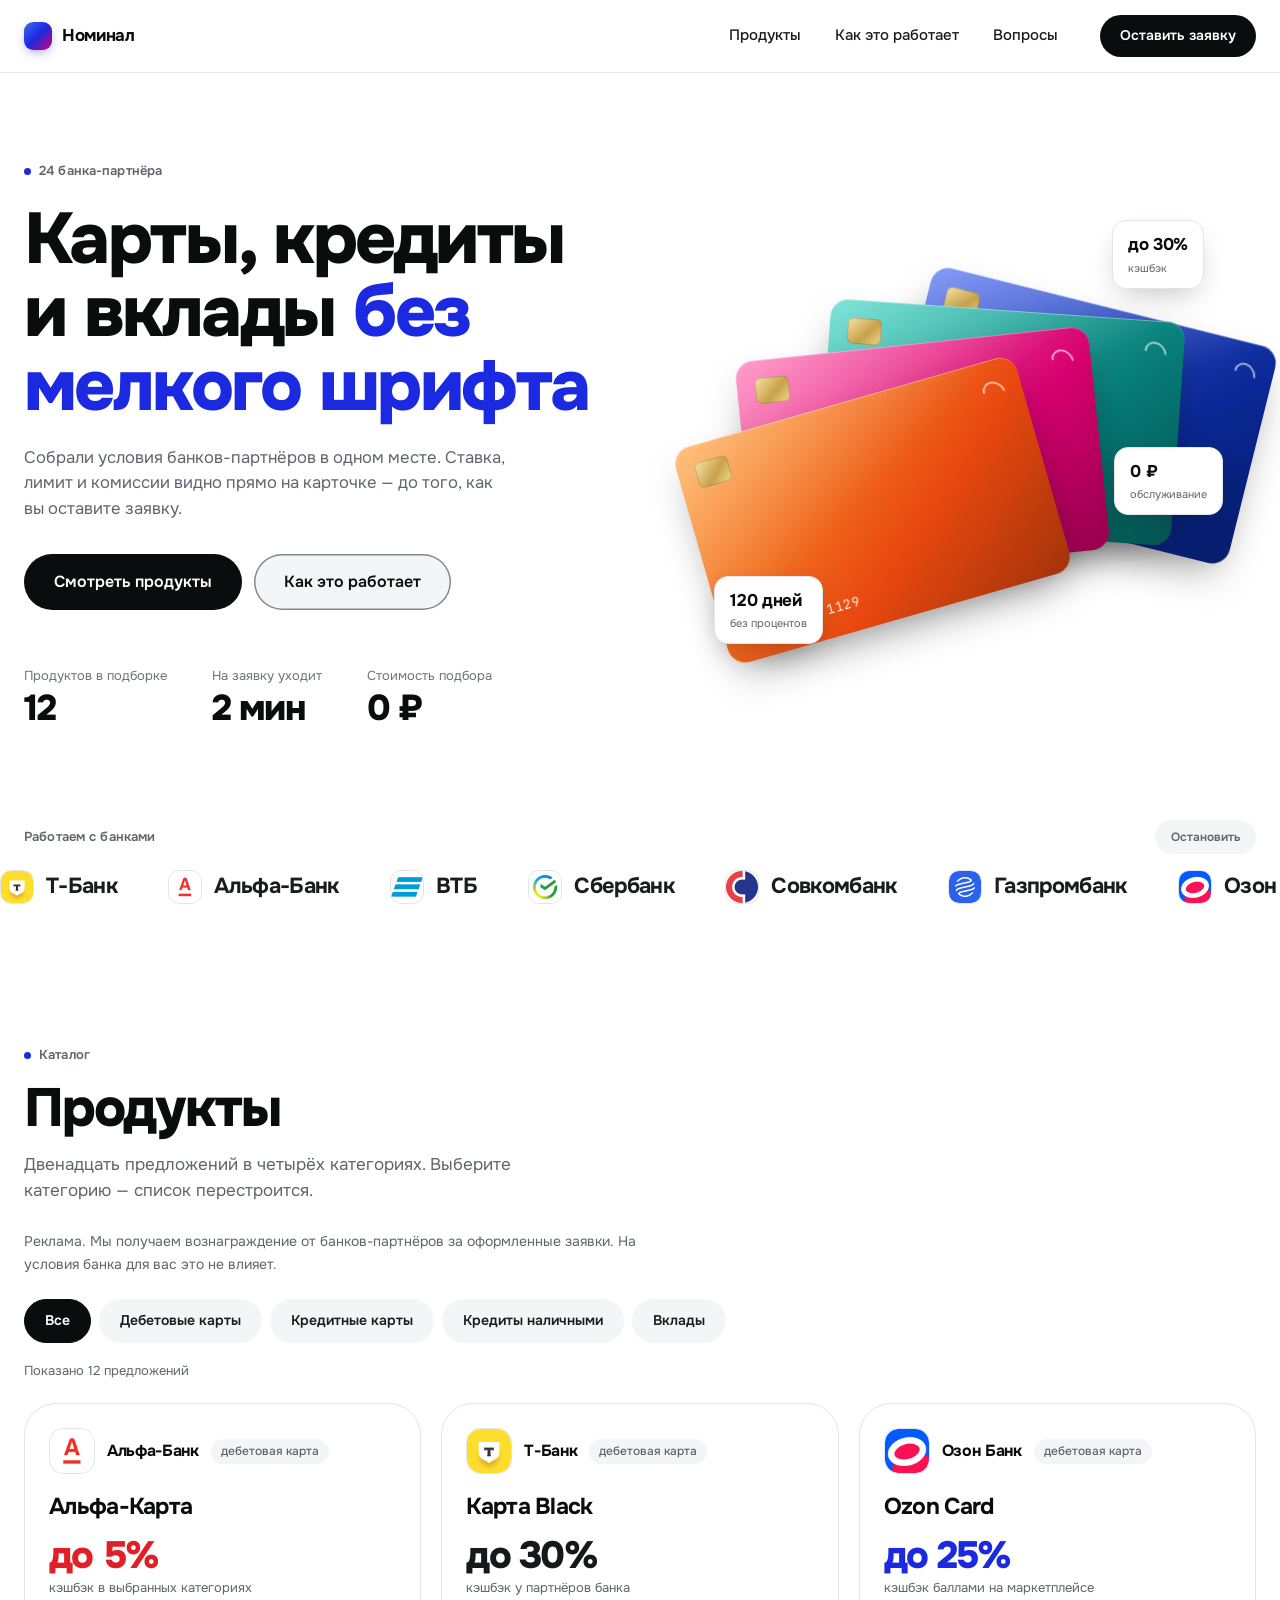
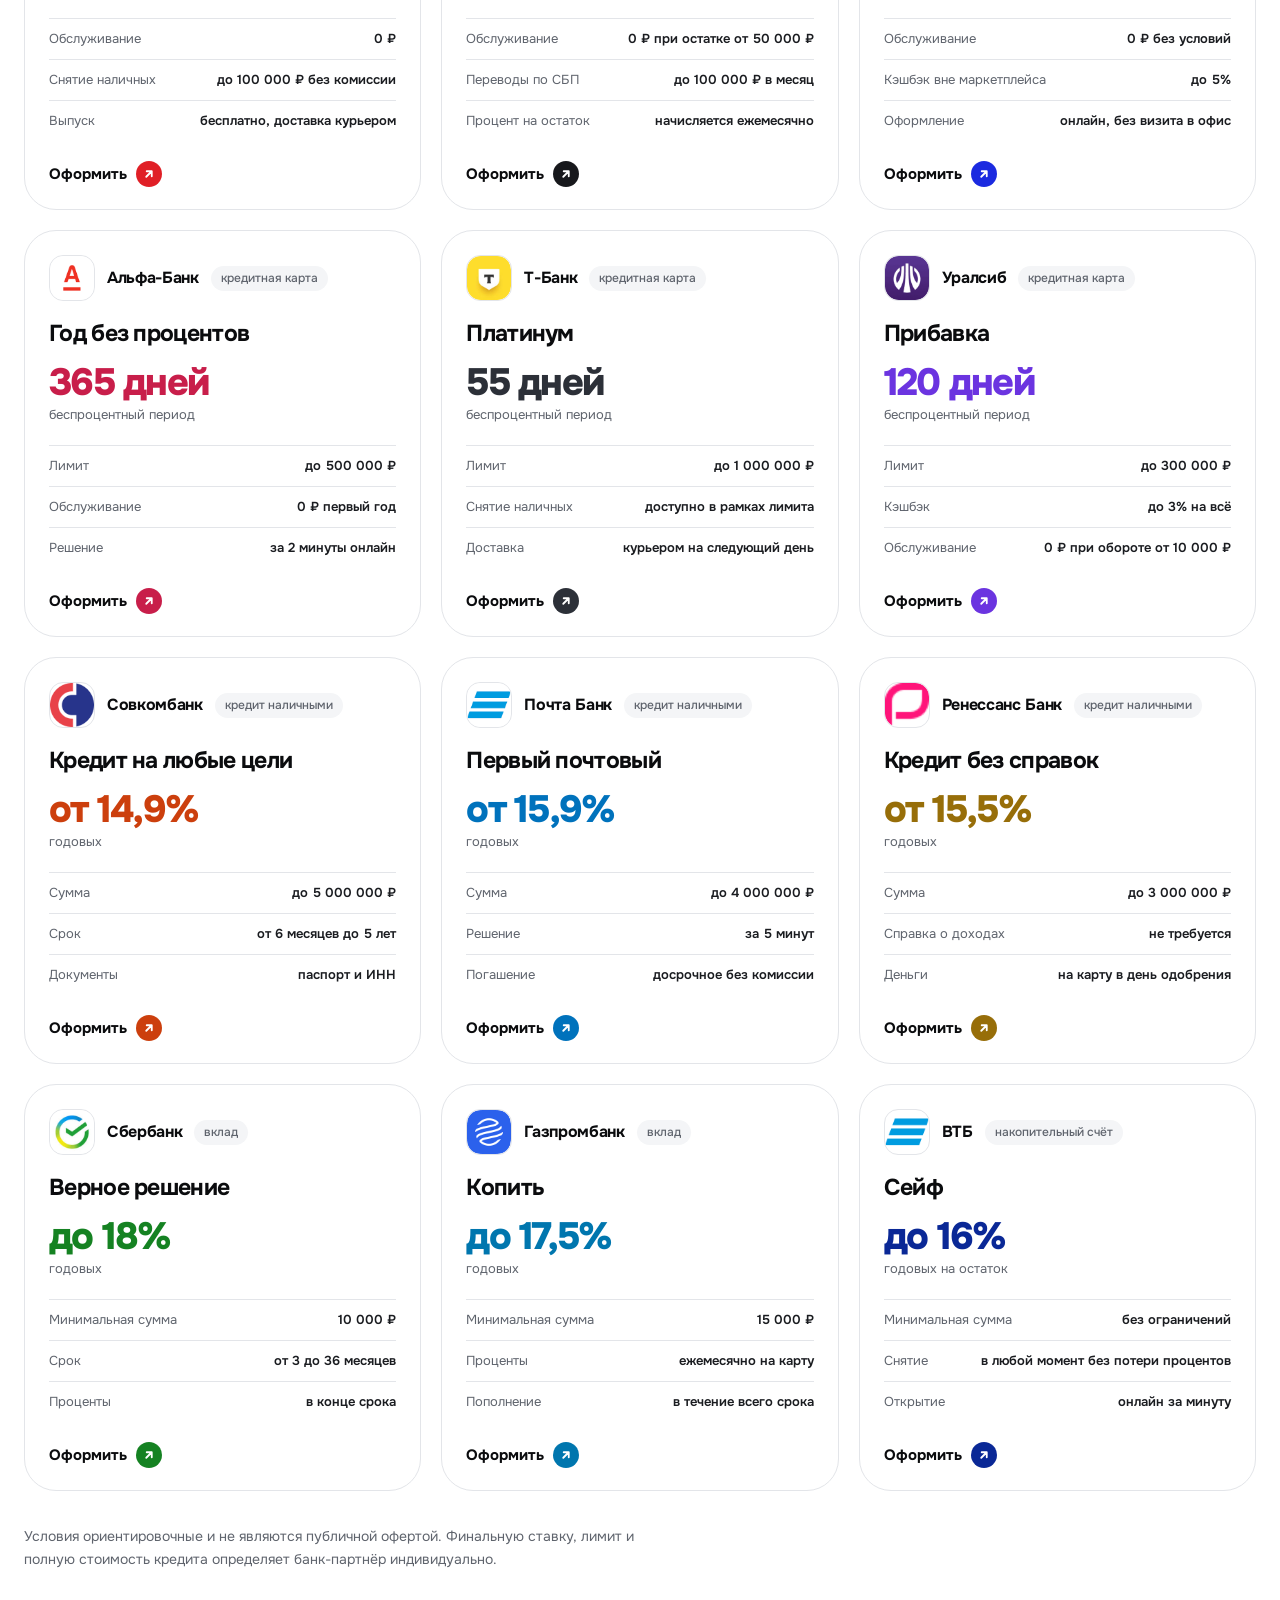
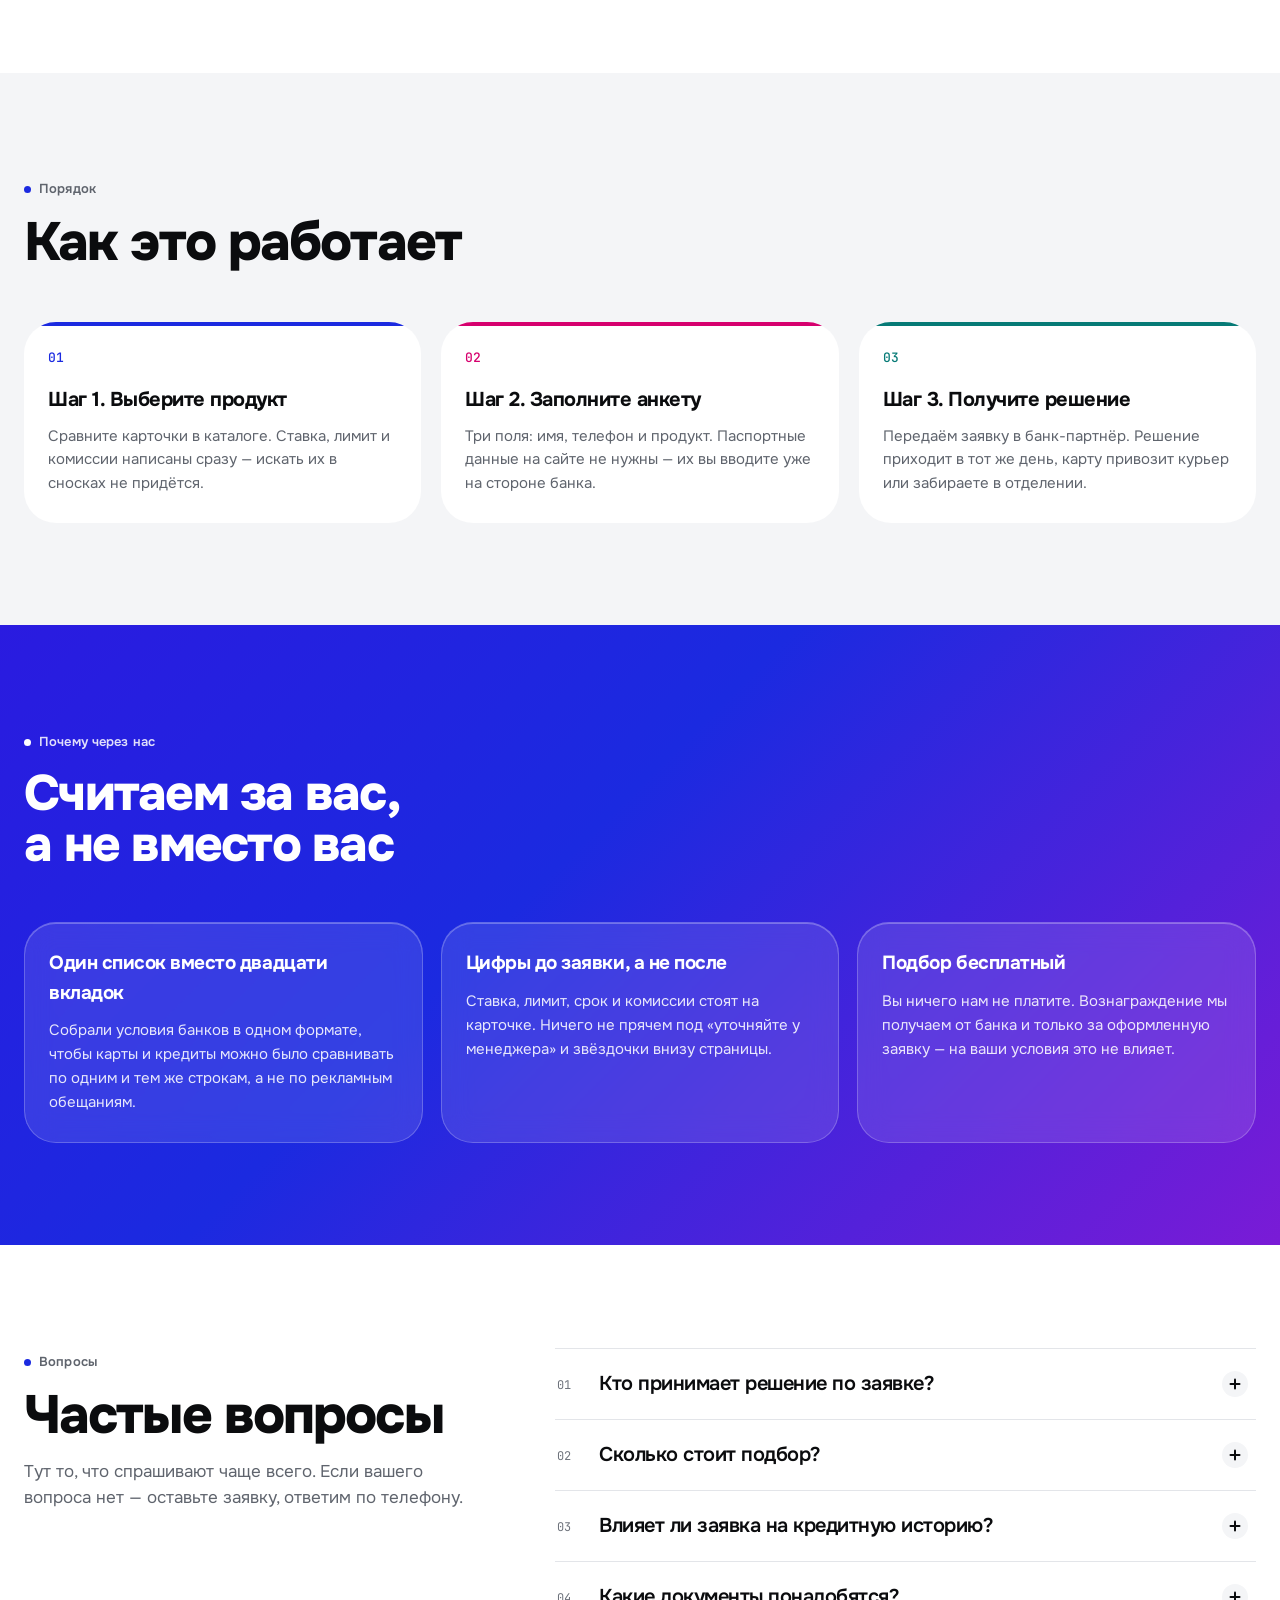
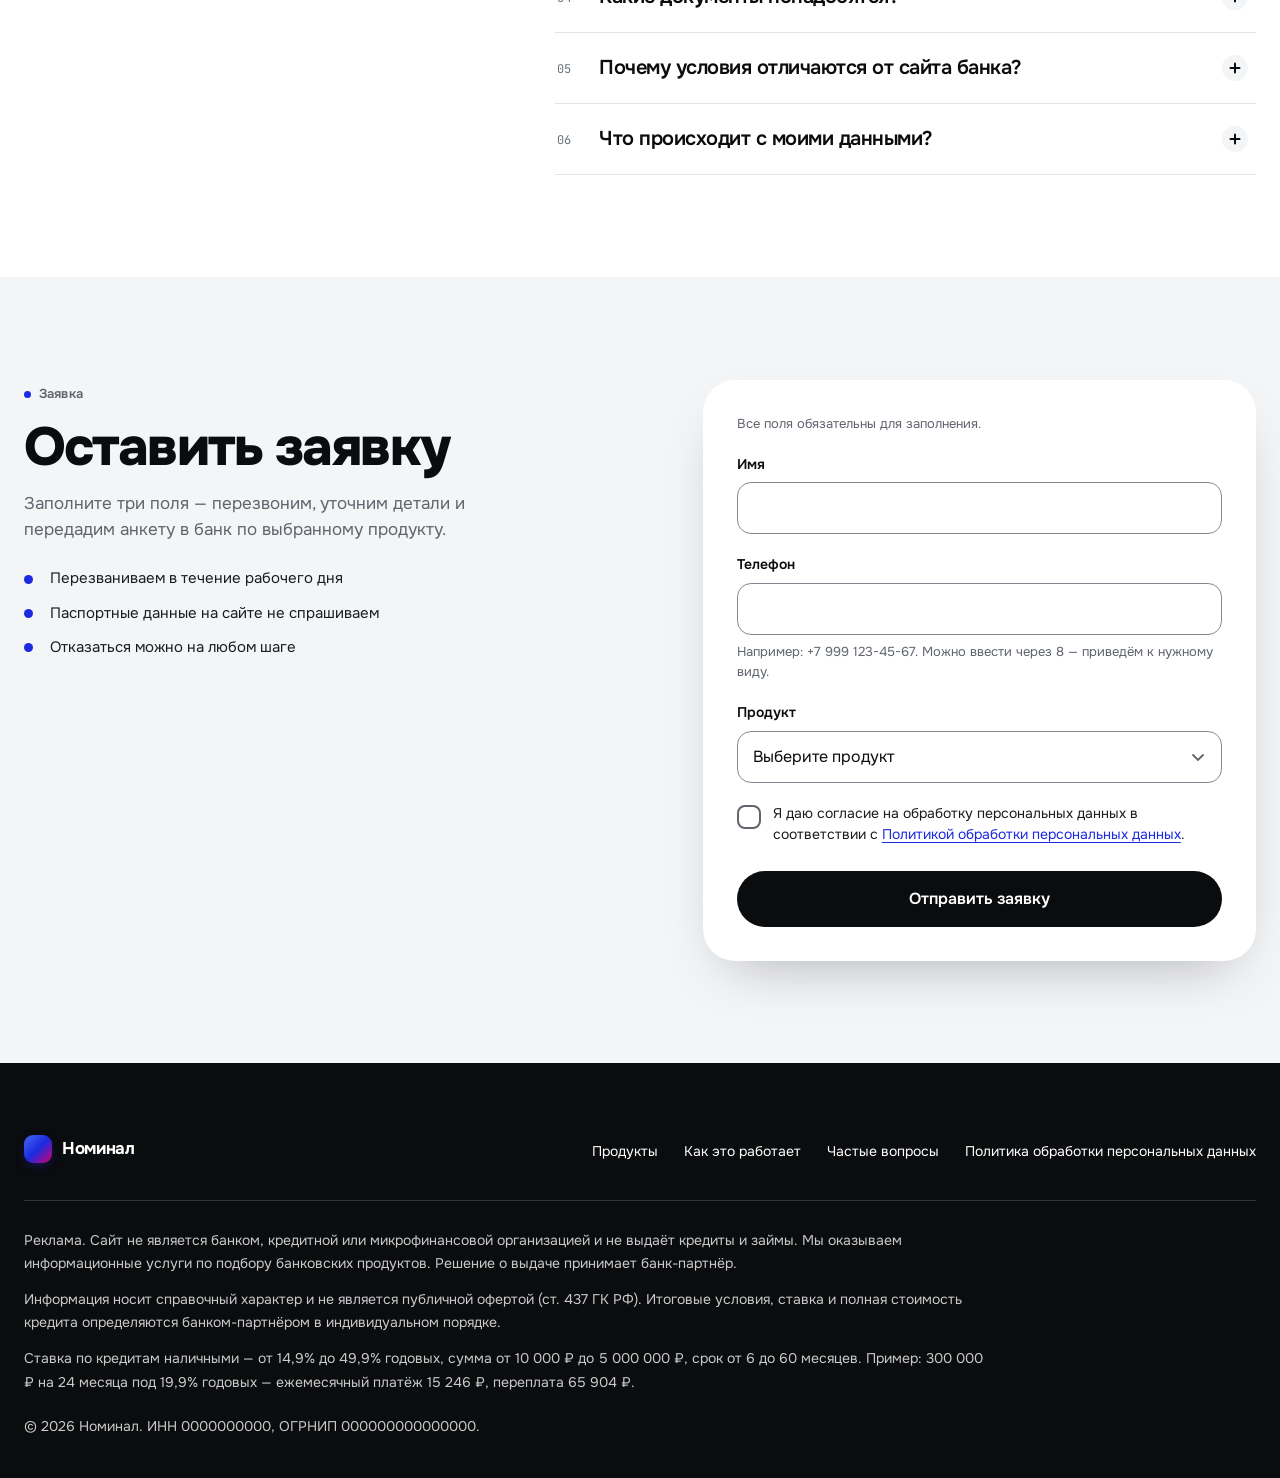
<file: index.html>
<!DOCTYPE html>
<html lang="ru">
<head>
<meta charset="utf-8">
<meta name="viewport" content="width=device-width, initial-scale=1, viewport-fit=cover">
<title>Карты, кредиты и вклады — подбор банковских продуктов | НОМИНАЛ</title>
<meta name="description" content="Подбор банковских продуктов: дебетовые и кредитные карты, кредиты наличными и вклады банков-партнёров. Ставка, лимит и комиссии видно сразу — до заявки.">
<meta name="theme-color" content="#FFFFFF">
<meta property="og:type" content="website">
<meta property="og:title" content="НОМИНАЛ — карты, кредиты и вклады без мелкого шрифта">
<meta property="og:description" content="Условия банков-партнёров в одном месте. Ставка, лимит и комиссии — на карточке, до того как вы оставите заявку.">
<link rel="icon" href="favicon.svg?v=20260903083113" type="image/svg+xml">
<link rel="preconnect" href="https://fonts.googleapis.com">
<link rel="preconnect" href="https://fonts.gstatic.com" crossorigin>
<link href="https://fonts.googleapis.com/css2?family=Onest:wght@400;500;600;700;800&family=JetBrains+Mono:wght@400;500&display=swap" rel="stylesheet">
<link rel="stylesheet" href="css/style.css?v=20260903083113">
<script>document.documentElement.classList.add('js');</script>
</head>
<body>

<!-- Векторные марки банков. Один набор, используется и на карточках, и в ленте.
     Это собственные геометрические знаки в фирменных цветах.
     Придут официальные SVG от партнёрки — меняете содержимое symbol, и всё встанет само. -->
<svg class="sprite" aria-hidden="true" focusable="false" style="position:absolute;width:0;height:0;overflow:hidden">
  <symbol id="lg-alfa" viewBox="0 0 32 32"><g fill="none" stroke="currentColor" stroke-width="3.6" stroke-linecap="round" stroke-linejoin="round"><path d="M5 26 16 6l11 20"/><path d="M10.5 19h11"/></g></symbol>
  <symbol id="lg-tbank" viewBox="0 0 32 32"><g fill="none" stroke="currentColor" stroke-linecap="round" stroke-linejoin="round"><path d="M16 3.5 27 7.6v8.6c0 5.9-4.7 10.4-11 12.3-6.3-1.9-11-6.4-11-12.3V7.6z" stroke-width="2.4"/><path d="M11 13h10M16 13v8.5" stroke-width="2.8"/></g></symbol>
  <symbol id="lg-ozon" viewBox="0 0 32 32"><circle cx="14" cy="15" r="8.6" fill="none" stroke="currentColor" stroke-width="3.2"/><circle cx="25.4" cy="24.4" r="3.4" fill="currentColor"/></symbol>
  <symbol id="lg-vtb" viewBox="0 0 32 32"><path d="M4 25 11 7l7 18z" fill="currentColor" opacity=".5"/><path d="M14 25 21 7l7 18z" fill="currentColor"/></symbol>
  <symbol id="lg-sovcom" viewBox="0 0 32 32"><path d="M23.5 9.5c0-3.6-14.5-3.6-14.5 2.4 0 6.2 14.5 3.1 14.5 9.3 0 6-14.5 6-14.5 2.4" fill="none" stroke="currentColor" stroke-width="3.2" stroke-linecap="round"/></symbol>
  <symbol id="lg-gpb" viewBox="0 0 32 32"><path d="M16 3s-8 7.7-8 14.6a8 8 0 0 0 16 0C24 10.7 16 3 16 3zm0 20a4.4 4.4 0 0 1-4.4-4.4c0-2.7 4.4-7.2 4.4-7.2s4.4 4.5 4.4 7.2A4.4 4.4 0 0 1 16 23z" fill="currentColor"/></symbol>
  <symbol id="lg-uralsib" viewBox="0 0 32 32"><path d="M5 23a11 11 0 0 1 22 0" fill="none" stroke="currentColor" stroke-width="3.4" stroke-linecap="round"/><circle cx="16" cy="23" r="3.2" fill="currentColor"/></symbol>
  <symbol id="lg-renaissance" viewBox="0 0 32 32"><path d="M10 27V6h7.5a6.4 6.4 0 0 1 0 12.8H10M17.5 18.8 25.5 27" fill="none" stroke="currentColor" stroke-width="3" stroke-linecap="round" stroke-linejoin="round"/></symbol>
  <symbol id="lg-sber" viewBox="0 0 32 32"><path d="M27 16a11 11 0 1 1-4.6-8.9" fill="none" stroke="currentColor" stroke-width="3.4" stroke-linecap="round"/><path d="M9.5 15.5 15 21l12-11" fill="none" stroke="currentColor" stroke-width="3.4" stroke-linecap="round" stroke-linejoin="round"/></symbol>
  <symbol id="lg-mkb" viewBox="0 0 32 32"><path d="M7.5 25V15M16 25V6.5M24.5 25v-7.5" fill="none" stroke="currentColor" stroke-width="3.6" stroke-linecap="round"/></symbol>
  <symbol id="lg-pochta" viewBox="0 0 32 32"><g fill="none" stroke="currentColor" stroke-width="2.8" stroke-linecap="round" stroke-linejoin="round"><rect x="4.5" y="8.5" width="23" height="15.5" rx="3"/><path d="M5.5 10.5 16 19l10.5-8.5"/></g></symbol>
  <symbol id="lg-mts" viewBox="0 0 32 32"><ellipse cx="16" cy="16" rx="8.4" ry="10.4" fill="currentColor"/></symbol>
  <symbol id="lg-home" viewBox="0 0 32 32"><path d="M4.5 16.5 16 5.5l11.5 11M9 14.5V26h14V14.5" fill="none" stroke="currentColor" stroke-width="3" stroke-linecap="round" stroke-linejoin="round"/></symbol>
</svg>

<a class="skip-link" href="#main">Перейти к основному содержанию</a>

<header class="hdr" id="top" tabindex="-1">
  <div class="hdr__in shell">
    <a class="brand" href="#top">
      <span class="brand__mark" aria-hidden="true"></span>
      <span class="brand__word">Номинал</span>
    </a>

    <nav class="nav" aria-label="Разделы сайта">
      <ul class="nav__list">
        <li><a href="#products">Продукты</a></li>
        <li><a href="#how">Как это работает</a></li>
        <li><a href="#faq">Вопросы</a></li>
      </ul>
    </nav>

    <a class="btn btn--ink hdr__cta" href="#apply">Оставить заявку</a>

    <button class="burger" type="button" aria-label="Меню" aria-expanded="false" aria-controls="m-nav">
      <span class="burger__box" aria-hidden="true"><i></i><i></i></span>
    </button>
  </div>

  <div class="mnav" id="m-nav" inert>
    <ul class="mnav__list">
      <li><a href="#products">Продукты</a></li>
      <li><a href="#how">Как это работает</a></li>
      <li><a href="#faq">Вопросы</a></li>
      <li><a href="#apply">Оставить заявку</a></li>
    </ul>
  </div>
</header>

<main id="main" tabindex="-1">

  <!-- ═══════════════ HERO ═══════════════ -->
  <div class="hero">
    <div class="shell hero__grid">
      <div class="hero__copy">
        <p class="eyebrow reveal"><span class="dot" aria-hidden="true"></span>24 банка-партнёра</p>
        <h1 class="hero__title reveal">Карты, кредиты и вклады <span class="hl">без мелкого шрифта</span></h1>
        <p class="hero__lead reveal">Собрали условия банков-партнёров в одном месте. Ставка, лимит
          и комиссии видно прямо на карточке — до того, как вы оставите заявку.</p>
        <div class="hero__acts reveal">
          <a class="btn btn--ink btn--lg" href="#products">Смотреть продукты</a>
          <a class="btn btn--soft btn--lg" href="#how">Как это работает</a>
        </div>

        <dl class="stats reveal">
          <div class="stats__i"><dt>Продуктов в подборке</dt><dd>12</dd></div>
          <div class="stats__i"><dt>На заявку уходит</dt><dd>2 мин</dd></div>
          <div class="stats__i"><dt>Стоимость подбора</dt><dd>0 ₽</dd></div>
        </dl>
      </div>

      <!-- Декоративный веер карт. Скрыт от скринридеров. -->
      <div class="hero__art reveal" aria-hidden="true">
        <div class="scene">
          <div class="fan fan--4" style="--c:#0A2896;--c2:#4568F0"><span class="fan__chip"></span><span class="fan__num">5536 •••• 4417</span></div>
          <div class="fan fan--3" style="--c:#067A76;--c2:#3ED6C4"><span class="fan__chip"></span><span class="fan__num">4276 •••• 0182</span></div>
          <div class="fan fan--2" style="--c:#D6006E;--c2:#FF6BB0"><span class="fan__chip"></span><span class="fan__num">2200 •••• 7741</span></div>
          <div class="fan fan--1" style="--c:#E8480F;--c2:#FFA23B"><span class="fan__chip"></span><span class="fan__num">4890 •••• 1129</span></div>

          <div class="bub bub--a"><b>до 30%</b><span>кэшбэк</span></div>
          <div class="bub bub--b"><b>120 дней</b><span>без процентов</span></div>
          <div class="bub bub--c"><b>0 ₽</b><span>обслуживание</span></div>
        </div>
      </div>
    </div>
  </div>

  <!-- ═══════════════ ПАРТНЁРЫ ═══════════════ -->
  <div class="strip">
    <div class="shell strip__head">
      <p class="eyebrow">Работаем с банками</p>
      <button class="strip__pause" type="button" aria-pressed="false">Остановить</button>
    </div>
    <div class="strip__view" id="strip">
      <ul class="strip__row">
        <li><span class="plogo plogo--img"><img src="img/logos/tbank.png" alt="" width="34" height="34" loading="lazy"></span>Т-Банк</li>
        <li><span class="plogo plogo--img"><img src="img/logos/alfabank.png" alt="" width="34" height="34" loading="lazy"></span>Альфа-Банк</li>
        <li><span class="plogo plogo--img"><img src="img/logos/vtb.png" alt="" width="34" height="34" loading="lazy"></span>ВТБ</li>
        <li><span class="plogo plogo--img"><img src="img/logos/sberbank.png" alt="" width="34" height="34" loading="lazy"></span>Сбербанк</li>
        <li><span class="plogo plogo--img"><img src="img/logos/sovcombank.png" alt="" width="34" height="34" loading="lazy"></span>Совкомбанк</li>
        <li><span class="plogo plogo--img"><img src="img/logos/gazprombank.png" alt="" width="34" height="34" loading="lazy"></span>Газпромбанк</li>
        <li><span class="plogo plogo--img"><img src="img/logos/ozon.png" alt="" width="34" height="34" loading="lazy"></span>Озон Банк</li>
        <li><span class="plogo plogo--img"><img src="img/logos/pochtabank.png" alt="" width="34" height="34" loading="lazy"></span>Почта Банк</li>
        <li><span class="plogo plogo--img"><img src="img/logos/rencredit.png" alt="" width="34" height="34" loading="lazy"></span>Ренессанс</li>
        <li><span class="plogo plogo--img"><img src="img/logos/mtsbank.png" alt="" width="34" height="34" loading="lazy"></span>МТС Банк</li>
        <li><span class="plogo plogo--img"><img src="img/logos/uralsib.png" alt="" width="34" height="34" loading="lazy"></span>Уралсиб</li>
        <li><span class="plogo plogo--img"><img src="img/logos/raiffeisen.png" alt="" width="34" height="34" loading="lazy"></span>Райффайзен</li>
      </ul>
      <ul class="strip__row" aria-hidden="true" inert>
        <li><span class="plogo plogo--img"><img src="img/logos/tbank.png" alt="" width="34" height="34" loading="lazy"></span>Т-Банк</li>
        <li><span class="plogo plogo--img"><img src="img/logos/alfabank.png" alt="" width="34" height="34" loading="lazy"></span>Альфа-Банк</li>
        <li><span class="plogo plogo--img"><img src="img/logos/vtb.png" alt="" width="34" height="34" loading="lazy"></span>ВТБ</li>
        <li><span class="plogo plogo--img"><img src="img/logos/sberbank.png" alt="" width="34" height="34" loading="lazy"></span>Сбербанк</li>
        <li><span class="plogo plogo--img"><img src="img/logos/sovcombank.png" alt="" width="34" height="34" loading="lazy"></span>Совкомбанк</li>
        <li><span class="plogo plogo--img"><img src="img/logos/gazprombank.png" alt="" width="34" height="34" loading="lazy"></span>Газпромбанк</li>
        <li><span class="plogo plogo--img"><img src="img/logos/ozon.png" alt="" width="34" height="34" loading="lazy"></span>Озон Банк</li>
        <li><span class="plogo plogo--img"><img src="img/logos/pochtabank.png" alt="" width="34" height="34" loading="lazy"></span>Почта Банк</li>
        <li><span class="plogo plogo--img"><img src="img/logos/rencredit.png" alt="" width="34" height="34" loading="lazy"></span>Ренессанс</li>
        <li><span class="plogo plogo--img"><img src="img/logos/mtsbank.png" alt="" width="34" height="34" loading="lazy"></span>МТС Банк</li>
        <li><span class="plogo plogo--img"><img src="img/logos/uralsib.png" alt="" width="34" height="34" loading="lazy"></span>Уралсиб</li>
        <li><span class="plogo plogo--img"><img src="img/logos/raiffeisen.png" alt="" width="34" height="34" loading="lazy"></span>Райффайзен</li>
      </ul>
    </div>
  </div>

  <!-- ═══════════════ ПРОДУКТЫ ═══════════════ -->
  <section class="sec" id="products" tabindex="-1" aria-labelledby="products-t">
    <div class="shell">
      <div class="sec__head reveal">
        <p class="eyebrow"><span class="dot" aria-hidden="true"></span>Каталог</p>
        <h2 class="sec__title" id="products-t">Продукты</h2>
        <p class="sec__lead">Двенадцать предложений в четырёх категориях. Выберите категорию — список перестроится.</p>
      </div>

      <p class="ad-note reveal">Реклама. Мы получаем вознаграждение от банков-партнёров за оформленные заявки.
        На условия банка для вас это не влияет.</p>

      <div class="filters reveal" role="group" aria-label="Фильтр по типу продукта"></div>

      <p class="fstatus" id="fstatus" role="status" aria-live="polite" aria-atomic="true">Показано 12 предложений</p>

      <!--
        ╔══════════════════════════════════════════════════════════════════════╗
        ║  СЮДА ВСТАВЛЯТЬ СВОИ ПАРТНЁРСКИЕ ССЫЛКИ                              ║
        ║  У каждой карточки внизу ссылка «Оформить», сейчас href="#apply".     ║
        ║  Меняете на https://ссылка-партнёрки/... и дописываете                ║
        ║  target="_blank" rel="noopener sponsored nofollow".                   ║
        ║                                                                      ║
        ║  ЦВЕТ КАРТЫ — в style="--c:...;--c2:...;--t:..." у тега <li>:         ║
        ║    --c  основной цвет пластика   --c2 светлый блик                   ║
        ║    --t  цвет цифры в тексте (обязан быть тёмным, иначе не читается)   ║
        ║  Цифры (ставки, лимиты, кэшбэк) — ориентировочные, поставьте свои.    ║
        ╚══════════════════════════════════════════════════════════════════════╝
      -->
      <ul class="cards" id="cards" role="list"></ul>

      <noscript>
        <p class="cards__empty">Каталог загружается скриптом. Включите JavaScript,
          чтобы увидеть предложения.</p>
      </noscript>

      <p class="cards__empty" id="cards-empty" hidden>В этой категории пока нет предложений.
        Выберите другую или посмотрите все.</p>

      <p class="fineprint reveal">Условия ориентировочные и не являются публичной офертой. Финальную ставку,
        лимит и полную стоимость кредита определяет банк-партнёр индивидуально.</p>
    </div>
  </section>

  <!-- ═══════════════ КАК ЭТО РАБОТАЕТ ═══════════════ -->
  <section class="sec sec--alt" id="how" tabindex="-1">
    <div class="shell">
      <div class="sec__head reveal">
        <p class="eyebrow"><span class="dot" aria-hidden="true"></span>Порядок</p>
        <h2 class="sec__title">Как это работает</h2>
      </div>

      <ol class="steps">
        <li class="step reveal" style="--c:#1B2AE0">
          <p class="step__n">01</p>
          <h3 class="step__t">Шаг 1. Выберите продукт</h3>
          <p class="step__d">Сравните карточки в каталоге. Ставка, лимит и комиссии написаны сразу —
            искать их в сносках не придётся.</p>
        </li>
        <li class="step reveal" style="--c:#D6006E">
          <p class="step__n">02</p>
          <h3 class="step__t">Шаг 2. Заполните анкету</h3>
          <p class="step__d">Три поля: имя, телефон и продукт. Паспортные данные на сайте не нужны —
            их вы вводите уже на стороне банка.</p>
        </li>
        <li class="step reveal" style="--c:#067A76">
          <p class="step__n">03</p>
          <h3 class="step__t">Шаг 3. Получите решение</h3>
          <p class="step__d">Передаём заявку в банк-партнёр. Решение приходит в тот же день,
            карту привозит курьер или забираете в отделении.</p>
        </li>
      </ol>
    </div>
  </section>

  <!-- ═══════════════ ЦВЕТНАЯ ПОЛОСА ═══════════════ -->
  <section class="band">
    <span class="band__spot" aria-hidden="true"></span>
    <div class="shell">
      <div class="band__head reveal">
        <p class="eyebrow eyebrow--on"><span class="dot" aria-hidden="true"></span>Почему через нас</p>
        <h2 class="band__title">Считаем за вас,<br>а не вместо вас</h2>
      </div>
      <ul class="tiles" role="list">
        <li class="tile reveal">
          <h3>Один список вместо двадцати вкладок</h3>
          <p>Собрали условия банков в одном формате, чтобы карты и кредиты можно было сравнивать
            по одним и тем же строкам, а не по рекламным обещаниям.</p>
        </li>
        <li class="tile reveal">
          <h3>Цифры до заявки, а не после</h3>
          <p>Ставка, лимит, срок и комиссии стоят на карточке. Ничего не прячем под «уточняйте
            у менеджера» и звёздочки внизу страницы.</p>
        </li>
        <li class="tile reveal">
          <h3>Подбор бесплатный</h3>
          <p>Вы ничего нам не платите. Вознаграждение мы получаем от банка и только за оформленную
            заявку — на ваши условия это не влияет.</p>
        </li>
      </ul>
    </div>
  </section>

  <!-- ═══════════════ FAQ ═══════════════ -->
  <section class="sec" id="faq" tabindex="-1" aria-labelledby="faq-t">
    <div class="shell faq-grid">
      <div class="sec__head reveal faq-aside">
        <p class="eyebrow"><span class="dot" aria-hidden="true"></span>Вопросы</p>
        <h2 class="sec__title" id="faq-t">Частые вопросы</h2>
        <p class="sec__lead">Тут то, что спрашивают чаще всего. Если вашего вопроса нет —
          оставьте заявку, ответим по телефону.</p>
      </div>

      <div class="faq">
        <div class="faq__i reveal">
          <h3 class="faq__h"><button class="faq__b" type="button" id="q1b" aria-expanded="false" aria-controls="q1p">
            <span>Кто принимает решение по заявке?</span>
            <span class="faq__chev" aria-hidden="true"></span>
          </button></h3>
          <div class="faq__p" id="q1p" hidden><div class="faq__in">
            <p>Только банк. Мы передаём анкету и не влияем на итоговую ставку, лимит и одобрение.
              Если банк отказал, можно отправить заявку в другой из списка.</p>
          </div></div>
        </div>

        <div class="faq__i reveal">
          <h3 class="faq__h"><button class="faq__b" type="button" id="q2b" aria-expanded="false" aria-controls="q2p">
            <span>Сколько стоит подбор?</span>
            <span class="faq__chev" aria-hidden="true"></span>
          </button></h3>
          <div class="faq__p" id="q2p" hidden><div class="faq__in">
            <p>Для вас — нисколько. Мы работаем по партнёрским программам банков и получаем
              вознаграждение от них за оформленную заявку. Комиссию с клиента мы не берём никогда.</p>
          </div></div>
        </div>

        <div class="faq__i reveal">
          <h3 class="faq__h"><button class="faq__b" type="button" id="q3b" aria-expanded="false" aria-controls="q3p">
            <span>Влияет ли заявка на кредитную историю?</span>
            <span class="faq__chev" aria-hidden="true"></span>
          </button></h3>
          <div class="faq__p" id="q3p" hidden><div class="faq__in">
            <p>Заполнение анкеты на сайте — нет: мы не делаем запросов в бюро кредитных историй.
              Запрос появляется позже, когда вы подтверждаете заявку уже в банке. Поэтому лучше
              выбрать один-два подходящих продукта, а не отправлять анкету во все подряд.</p>
          </div></div>
        </div>

        <div class="faq__i reveal">
          <h3 class="faq__h"><button class="faq__b" type="button" id="q4b" aria-expanded="false" aria-controls="q4p">
            <span>Какие документы понадобятся?</span>
            <span class="faq__chev" aria-hidden="true"></span>
          </button></h3>
          <div class="faq__p" id="q4p" hidden><div class="faq__in">
            <p>Для карт и вкладов — паспорт. Для кредита наличными банк может дополнительно
              попросить ИНН или подтверждение дохода, но у части предложений в каталоге
              справка не нужна — это указано в карточке.</p>
          </div></div>
        </div>

        <div class="faq__i reveal">
          <h3 class="faq__h"><button class="faq__b" type="button" id="q5b" aria-expanded="false" aria-controls="q5p">
            <span>Почему условия отличаются от сайта банка?</span>
            <span class="faq__chev" aria-hidden="true"></span>
          </button></h3>
          <div class="faq__p" id="q5p" hidden><div class="faq__in">
            <p>Банки меняют тарифы чаще, чем обновляются витрины. В карточках указаны базовые
              условия на момент публикации, а финальные вы увидите в договоре. Если заметили
              расхождение — напишите нам, поправим.</p>
          </div></div>
        </div>

        <div class="faq__i reveal">
          <h3 class="faq__h"><button class="faq__b" type="button" id="q6b" aria-expanded="false" aria-controls="q6p">
            <span>Что происходит с моими данными?</span>
            <span class="faq__chev" aria-hidden="true"></span>
          </button></h3>
          <div class="faq__p" id="q6p" hidden><div class="faq__in">
            <p>Имя и телефон уходят в банк-партнёр, к которому относится выбранный продукт.
              Мы не продаём базу третьим лицам и не подключаем вас к рассылкам.
              Подробности — в <a href="privacy.html">Политике обработки персональных данных</a>.</p>
          </div></div>
        </div>
      </div>
    </div>
  </section>

  <!-- ═══════════════ ЗАЯВКА ═══════════════ -->
  <section class="sec sec--alt" id="apply" tabindex="-1" aria-labelledby="apply-t">
    <div class="shell apply">
      <div class="apply__copy reveal">
        <p class="eyebrow"><span class="dot" aria-hidden="true"></span>Заявка</p>
        <h2 class="sec__title" id="apply-t">Оставить заявку</h2>
        <p class="apply__lead">Заполните три поля — перезвоним, уточним детали и передадим анкету
          в банк по выбранному продукту.</p>
        <ul class="apply__pts" role="list">
          <li>Перезваниваем в течение рабочего дня</li>
          <li>Паспортные данные на сайте не спрашиваем</li>
          <li>Отказаться можно на любом шаге</li>
        </ul>
      </div>

      <div class="apply__box reveal">
        <form class="form" id="lead" novalidate>
          <p class="form__note">Все поля обязательны для заполнения.</p>

          <div class="fld">
            <label for="f-name">Имя</label>
            <input id="f-name" name="name" type="text" autocomplete="name" required aria-describedby="f-name-e">
            <p class="fld__e" id="f-name-e"></p>
          </div>

          <div class="fld">
            <label for="f-phone">Телефон</label>
            <input id="f-phone" name="phone" type="tel" inputmode="tel" autocomplete="tel" required
                   aria-describedby="f-phone-h f-phone-e">
            <p class="fld__h" id="f-phone-h">Например: +7 999 123-45-67. Можно ввести через 8 — приведём к нужному виду.</p>
            <p class="fld__e" id="f-phone-e"></p>
          </div>

          <div class="fld">
            <label for="f-product">Продукт</label>
            <select id="f-product" name="product" required aria-describedby="f-product-e">
              <option value="" disabled selected>Выберите продукт</option>
              <option value="debit">Дебетовая карта</option>
              <option value="credit">Кредитная карта</option>
              <option value="loan">Кредит наличными</option>
              <option value="deposit">Вклад или накопительный счёт</option>
            </select>
            <p class="fld__e" id="f-product-e"></p>
          </div>

          <div class="fld fld--chk">
            <input id="f-consent" name="consent" type="checkbox" required aria-describedby="f-consent-e">
            <label for="f-consent">Я даю согласие на обработку персональных данных в соответствии
              с <a href="privacy.html">Политикой обработки персональных данных</a>.</label>
            <p class="fld__e" id="f-consent-e"></p>
          </div>

          <!-- ловушка для ботов, людям не видна и не доступна -->
          <div class="hp" aria-hidden="true"><label for="f-site">Сайт</label>
            <input id="f-site" name="site" type="text" tabindex="-1" autocomplete="off"></div>

          <button class="btn btn--ink btn--wide btn--lg" type="submit">Отправить заявку</button>

          <p class="form__st" id="f-status" role="status" aria-live="polite" aria-atomic="true"></p>
          <p class="form__err" id="f-error" role="alert" aria-atomic="true"></p>
        </form>
      </div>
    </div>
  </section>

</main>

<footer class="foot">
  <div class="shell">
    <h2 class="vh">Правовая информация</h2>

    <div class="foot__top">
      <a class="brand brand--foot" href="#top">
        <span class="brand__mark" aria-hidden="true"></span>
        <span class="brand__word">Номинал</span>
      </a>
      <nav class="foot__nav" aria-label="Дополнительные ссылки">
        <ul>
          <li><a href="#products">Продукты</a></li>
          <li><a href="#how">Как это работает</a></li>
          <li><a href="#faq">Частые вопросы</a></li>
          <li><a href="privacy.html">Политика обработки персональных данных</a></li>
        </ul>
      </nav>
    </div>

    <div class="foot__legal">
      <p>Реклама. Сайт не является банком, кредитной или микрофинансовой организацией и не выдаёт
        кредиты и займы. Мы оказываем информационные услуги по подбору банковских продуктов.
        Решение о выдаче принимает банк-партнёр.</p>
      <p>Информация носит справочный характер и не является публичной офертой (ст. 437 ГК РФ).
        Итоговые условия, ставка и полная стоимость кредита определяются банком-партнёром
        в индивидуальном порядке.</p>
      <p>Ставка по кредитам наличными — от 14,9% до 49,9% годовых, сумма от 10 000 ₽ до 5 000 000 ₽,
        срок от 6 до 60 месяцев. Пример: 300 000 ₽ на 24 месяца под 19,9% годовых — ежемесячный
        платёж 15 246 ₽, переплата 65 904 ₽.</p>
      <!-- Реквизиты и erid поставьте свои перед публикацией -->
      <p class="foot__req">© <span id="yr">2026</span> Номинал. ИНН 0000000000, ОГРНИП 000000000000000.</p>
    </div>
  </div>
</footer>

<!-- Каталог грузится через PHP: так правки из админки видны сразу,
     а не через 45 суток, пока держится кеш nginx на .js файлах.
     Если PHP на хостинге нет, ниже подхватывается обычный data.js. -->
<script src="data.php"></script>
<script>if(typeof OFFERS==="undefined"){document.write('<script src="data.js"><\/script>');}</script>
<script src="js/catalog.js?v=20260903083113"></script>
<script src="js/app.js?v=20260903083113"></script>
</body>
</html>
</file>
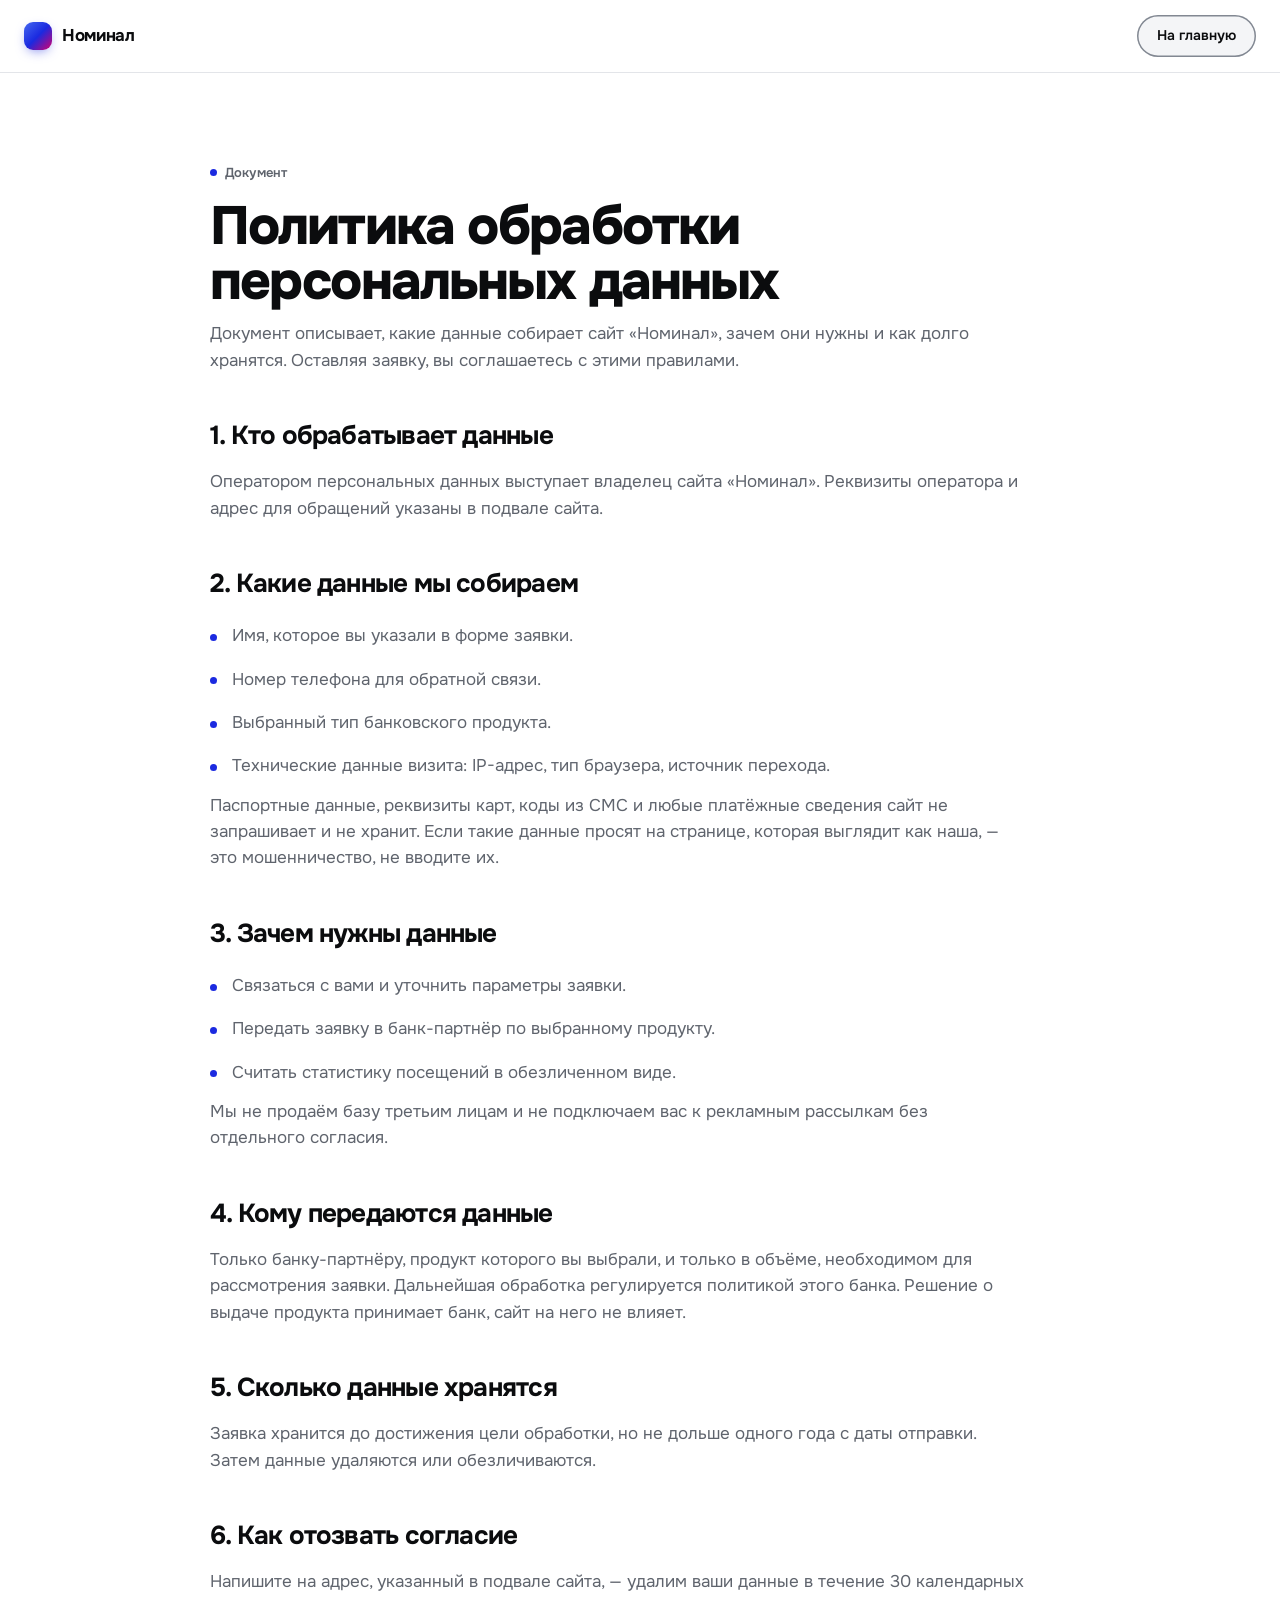
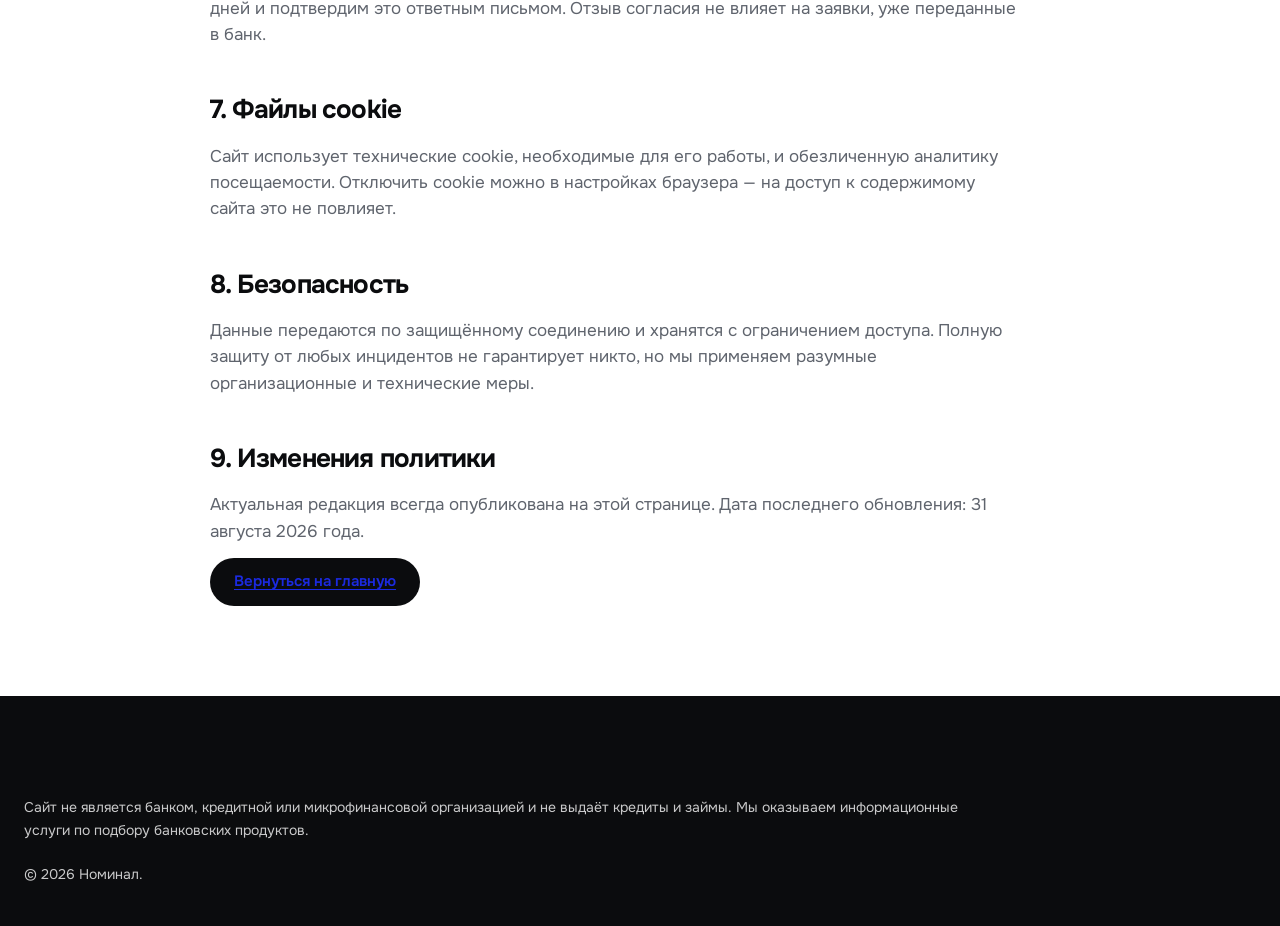
<file: privacy.html>
<!DOCTYPE html>
<html lang="ru">
<head>
<meta charset="utf-8">
<meta name="viewport" content="width=device-width, initial-scale=1, viewport-fit=cover">
<title>Политика обработки персональных данных | НОМИНАЛ</title>
<meta name="description" content="Как сайт НОМИНАЛ собирает, использует и хранит персональные данные пользователей.">
<meta name="robots" content="noindex, follow">
<meta name="theme-color" content="#FFFFFF">
<link rel="icon" href="favicon.svg?v=20260903083113" type="image/svg+xml">
<link rel="preconnect" href="https://fonts.googleapis.com">
<link rel="preconnect" href="https://fonts.gstatic.com" crossorigin>
<link href="https://fonts.googleapis.com/css2?family=Onest:wght@400;500;600;700;800&family=JetBrains+Mono:wght@400;500&display=swap" rel="stylesheet">
<link rel="stylesheet" href="css/style.css?v=20260903083113">
<style>
  .doc{ padding: clamp(44px, 6vw, 84px) 0 clamp(52px, 7vw, 96px); }
  .doc .shell{ max-width: 860px; }
  .doc h2{ margin-top: 42px; font-size: clamp(20px, 2.2vw, 26px); font-weight: 700; letter-spacing: -.03em; }
  .doc p, .doc li{ margin-top: 13px; color: var(--mut); max-width: 74ch; }
  .doc ul{ margin-top: 6px; display: grid; gap: 4px; }
  .doc li{ position: relative; padding-left: 22px; }
  .doc li::before{ content:""; position:absolute; left:0; top:.62em; width:7px; height:7px; border-radius:50%; background: var(--blue); }
  .doc a{ color: var(--blue); text-decoration: underline; text-underline-offset: .2em; }
  .doc__back{ margin-top: 46px; }
</style>
</head>
<body>

<a class="skip-link" href="#main">Перейти к основному содержанию</a>

<header class="hdr" id="top" tabindex="-1">
  <div class="hdr__in shell">
    <a class="brand" href="index.html">
      <span class="brand__mark" aria-hidden="true"></span>
      <span class="brand__word">Номинал</span>
    </a>
    <a class="btn btn--soft hdr__cta" href="index.html" style="margin-left:auto">На главную</a>
  </div>
</header>

<main id="main" tabindex="-1">
  <div class="doc">
    <div class="shell shell--narrow">
      <p class="eyebrow"><span class="dot" aria-hidden="true"></span>Документ</p>
      <h1 class="sec__title">Политика обработки персональных данных</h1>
      <p>Документ описывает, какие данные собирает сайт «Номинал», зачем они нужны и как долго
        хранятся. Оставляя заявку, вы соглашаетесь с этими правилами.</p>

      <h2>1. Кто обрабатывает данные</h2>
      <p>Оператором персональных данных выступает владелец сайта «Номинал».
        <!-- Впишите реквизиты: ИП/ООО, ИНН, ОГРН, юридический адрес, почта для обращений -->
        Реквизиты оператора и адрес для обращений указаны в подвале сайта.</p>

      <h2>2. Какие данные мы собираем</h2>
      <ul>
        <li>Имя, которое вы указали в форме заявки.</li>
        <li>Номер телефона для обратной связи.</li>
        <li>Выбранный тип банковского продукта.</li>
        <li>Технические данные визита: IP-адрес, тип браузера, источник перехода.</li>
      </ul>
      <p>Паспортные данные, реквизиты карт, коды из СМС и любые платёжные сведения сайт
        не запрашивает и не хранит. Если такие данные просят на странице, которая выглядит
        как наша, — это мошенничество, не вводите их.</p>

      <h2>3. Зачем нужны данные</h2>
      <ul>
        <li>Связаться с вами и уточнить параметры заявки.</li>
        <li>Передать заявку в банк-партнёр по выбранному продукту.</li>
        <li>Считать статистику посещений в обезличенном виде.</li>
      </ul>
      <p>Мы не продаём базу третьим лицам и не подключаем вас к рекламным рассылкам
        без отдельного согласия.</p>

      <h2>4. Кому передаются данные</h2>
      <p>Только банку-партнёру, продукт которого вы выбрали, и только в объёме, необходимом
        для рассмотрения заявки. Дальнейшая обработка регулируется политикой этого банка.
        Решение о выдаче продукта принимает банк, сайт на него не влияет.</p>

      <h2>5. Сколько данные хранятся</h2>
      <p>Заявка хранится до достижения цели обработки, но не дольше одного года с даты
        отправки. Затем данные удаляются или обезличиваются.</p>

      <h2>6. Как отозвать согласие</h2>
      <p>Напишите на адрес, указанный в подвале сайта, — удалим ваши данные в течение
        30 календарных дней и подтвердим это ответным письмом. Отзыв согласия не влияет
        на заявки, уже переданные в банк.</p>

      <h2>7. Файлы cookie</h2>
      <p>Сайт использует технические cookie, необходимые для его работы, и обезличенную
        аналитику посещаемости. Отключить cookie можно в настройках браузера — на доступ
        к содержимому сайта это не повлияет.</p>

      <h2>8. Безопасность</h2>
      <p>Данные передаются по защищённому соединению и хранятся с ограничением доступа.
        Полную защиту от любых инцидентов не гарантирует никто, но мы применяем
        разумные организационные и технические меры.</p>

      <h2>9. Изменения политики</h2>
      <p>Актуальная редакция всегда опубликована на этой странице. Дата последнего
        обновления: <time datetime="2026-08-31">31 августа 2026 года</time>.</p>

      <p class="doc__back"><a class="btn btn--ink" href="index.html">Вернуться на главную</a></p>
    </div>
  </div>
</main>

<footer class="foot">
  <div class="shell">
    <div class="foot__legal">
      <p>Сайт не является банком, кредитной или микрофинансовой организацией и не выдаёт
        кредиты и займы. Мы оказываем информационные услуги по подбору банковских продуктов.</p>
      <p class="foot__req">© <span id="yr">2026</span> Номинал.</p>
    </div>
  </div>
</footer>

<script>document.getElementById('yr').textContent = new Date().getFullYear();</script>
</body>
</html>
</file>
<file: css/style.css>
/* ═══════════════════════════════════════════════════════════
   НОМИНАЛ — витрина банковских продуктов
   Светлая тема 2026: белый холст, плотная гротеск-типографика,
   цвет приходит из самих карт. Контрасты по WCAG AA.
   ═══════════════════════════════════════════════════════════ */

:root{
  color-scheme: light;

  --bg:      #FFFFFF;
  --alt:     #F4F5F7;   /* чередующаяся секция */
  --ink:     #0B0C0E;   /* 19.6:1 на белом */
  --ink-2:   #1A1C20;
  --mut:     #5F646D;   /*  6.2:1 */
  --mut-2:   #6E737C;   /*  5.1:1 */
  --ph:      #70757E;   /*  4.63:1 — пол для placeholder */
  --line:    #E3E5E9;   /* декоративные разделители */
  --edge:    #828892;   /* 3.57:1 на белом, 3.27:1 на сером — рамки контролов, 1.4.11 */
  --on-ink:  #FFFFFF;

  --blue:    #1B2AE0;   /* 8.4:1 на белом */
  --blue-lt: #EEF0FF;
  --err:     #C4161C;   /* 6.3:1 */
  --err-bg:  #FDECEC;
  --ok:      #0A7040;   /* 5.2:1 */

  --hdr-h:   72px;
  --hdr-min: 72px;
  --r:   16px;
  --r-l: 24px;
  --r-xl: 32px;

  --sans: 'Onest', -apple-system, BlinkMacSystemFont, 'Segoe UI', 'Helvetica Neue', Arial, sans-serif;
  --mono: 'JetBrains Mono', ui-monospace, 'SFMono-Regular', Menlo, Consolas, monospace;
}

/* ── база ───────────────────────────────────────────────── */
*, *::before, *::after{ box-sizing: border-box; }
[hidden]{ display: none !important; }

html{
  scroll-padding-top: calc(var(--hdr-h) + 20px);
  -webkit-text-size-adjust: 100%;
  overflow-x: clip;
}
@media (prefers-reduced-motion: no-preference){ html{ scroll-behavior: smooth; } }

body{
  margin: 0;
  background: var(--bg);
  color: var(--ink);
  font-family: var(--sans);
  font-size: 17px;
  line-height: 1.55;
  -webkit-font-smoothing: antialiased;
  overflow-x: hidden;
}

h1,h2,h3,p,ul,ol,dl,dd,figure{ margin: 0; }
ul,ol{ padding: 0; list-style: none; }
img,svg{ max-width: 100%; }
button{ font: inherit; color: inherit; }
a{ color: inherit; }

.vh{
  position: absolute; width: 1px; height: 1px; margin: -1px; padding: 0;
  overflow: hidden; clip: rect(0 0 0 0); clip-path: inset(50%); white-space: nowrap; border: 0;
}

:where(a, button, input, select, textarea, summary, [tabindex]):focus-visible{
  outline: 3px solid var(--blue);
  outline-offset: 3px;
  box-shadow: 0 0 0 3px #FFFFFF;
  border-radius: 10px;
}
:focus:not(:focus-visible){ outline: none; }
#main:focus, .hdr:focus, section:focus:not(:focus-visible){ outline: none; }

.skip-link{
  position: fixed; top: 0; left: 0; z-index: 999;
  transform: translateY(-130%);
  background: var(--ink); color: var(--on-ink);
  padding: 14px 22px; font-weight: 600; text-decoration: underline;
  transition: transform .15s ease;
}
.skip-link:focus{ transform: translateY(0); outline: 3px solid #fff; outline-offset: -7px; box-shadow: none; }

/* ── сетка ──────────────────────────────────────────────── */
.shell{ width: min(100% - 48px, 1260px); margin-inline: auto; }
@media (max-width: 640px){ .shell{ width: calc(100% - 32px); } }

/* ── типографика ────────────────────────────────────────── */
.eyebrow{
  display: inline-flex; align-items: center; gap: 8px;
  font-size: 13px; font-weight: 600; letter-spacing: .01em;
  color: var(--mut);
}
.eyebrow .dot{
  width: 7px; height: 7px; border-radius: 50%; background: var(--blue); flex: none;
}
.eyebrow--on{ color: rgba(255,255,255,.86); }
.eyebrow--on .dot{ background: #fff; }

.hero__title, .sec__title, .band__title{
  font-weight: 800;
  letter-spacing: -.035em;
  line-height: 1.02;
  text-wrap: balance;
  overflow-wrap: break-word;
}
.hl{ color: var(--blue); }

/* ── кнопки ─────────────────────────────────────────────── */
.btn{
  --bh: 48px;
  display: inline-flex; align-items: center; justify-content: center; gap: 10px;
  min-height: var(--bh); padding: 0 24px;
  border: 0; border-radius: 999px;
  font-size: 15px; font-weight: 600;
  text-decoration: none; cursor: pointer; white-space: nowrap;
  transition: background-color .18s ease, color .18s ease, transform .18s ease, box-shadow .18s ease;
}
.btn--lg{ --bh: 56px; padding: 0 30px; font-size: 16px; }
.btn--ink{ background: var(--ink); color: var(--on-ink); }
.btn--ink:hover{ background: #26292F; transform: translateY(-1px); box-shadow: 0 10px 24px -8px rgba(11,12,14,.5); }
.btn--soft{ background: var(--alt); color: var(--ink); box-shadow: inset 0 0 0 1.5px var(--edge); }
.btn--soft:hover{ background: #E9EBEF; }
.btn--wide{ width: 100%; }
.btn:active{ transform: translateY(0); }

/* ═══ ШАПКА ═══ */
.hdr{
  position: sticky; top: 0; z-index: 50;
  background: rgba(255,255,255,.86);
  border-bottom: 1px solid var(--line);
}
@supports ((backdrop-filter: blur(1px)) or (-webkit-backdrop-filter: blur(1px))){
  .hdr{
    background: rgba(255,255,255,.72);
    -webkit-backdrop-filter: blur(18px) saturate(150%);
            backdrop-filter: blur(18px) saturate(150%);
  }
}
.hdr__in{ min-height: var(--hdr-min); display: flex; align-items: center; gap: 28px; }

.brand{ display: inline-flex; align-items: center; gap: 10px; text-decoration: none; font-weight: 700; }
.brand__mark{
  width: 28px; height: 28px; border-radius: 9px; flex: none;
  background: linear-gradient(135deg, #4568F0 0%, var(--blue) 50%, #D6006E 100%);
  box-shadow: 0 4px 12px -4px rgba(27,42,224,.6);
}
.brand__word{ font-size: 17px; letter-spacing: -.02em; }

.nav{ margin-left: auto; }
.nav__list{ display: flex; gap: 6px; }
.nav__list a{
  display: inline-block; padding: 9px 14px; border-radius: 999px;
  text-decoration: none; color: var(--ink-2); font-size: 15px; font-weight: 500;
  transition: background-color .18s ease;
}
.nav__list a:hover{ background: var(--alt); }
.hdr__cta{ --bh: 42px; padding: 0 20px; font-size: 14px; }

.burger{
  display: none; margin-left: auto;
  width: 44px; height: 44px; padding: 0;
  background: var(--alt); border: 0; border-radius: 13px; cursor: pointer;
}
.burger__box{ display: grid; gap: 5px; place-items: center; }
.burger__box i{ display: block; width: 17px; height: 2px; border-radius: 2px; background: var(--ink); transition: transform .2s ease; }
.burger[aria-expanded="true"] .burger__box i:first-child{ transform: translateY(3.5px) rotate(45deg); }
.burger[aria-expanded="true"] .burger__box i:last-child{ transform: translateY(-3.5px) rotate(-45deg); }

.mnav{ display: none; border-top: 1px solid var(--line); }
.mnav__list{ padding: 8px 24px 20px; }
.mnav__list a{
  display: block; padding: 15px 0; text-decoration: none;
  font-size: 18px; font-weight: 600; letter-spacing: -.02em;
  border-bottom: 1px solid var(--line);
}
.mnav__list li:last-child a{ border-bottom: 0; }

@media (max-width: 940px){
  .nav, .hdr__cta{ display: none; }
  .burger{ display: grid; place-items: center; }
  .mnav{ display: block; max-height: 0; overflow: hidden; transition: max-height .28s ease; background: #fff; }
  .mnav.is-open{ max-height: 340px; }
}

/* ═══ HERO ═══ */
.hero{ padding: clamp(44px, 7vw, 84px) 0 clamp(40px, 6vw, 72px); }
.hero__grid{
  display: grid; grid-template-columns: minmax(0,1fr) minmax(0,1fr);
  gap: clamp(32px, 5vw, 64px); align-items: center;
}
.hero__title{
  font-size: clamp(40px, 5.6vw, 74px);
  margin: 20px 0 0; max-width: 14ch;
}
.hero__lead{ margin-top: 22px; max-width: 44ch; font-size: clamp(16px, 1.3vw, 19px); color: var(--mut); }
.hero__acts{ display: flex; flex-wrap: wrap; gap: 12px; margin-top: 32px; }

.stats{ display: flex; flex-wrap: wrap; gap: clamp(22px, 3.5vw, 52px); margin-top: clamp(38px, 5vw, 56px); }
.stats__i dt{ font-size: 13px; color: var(--mut-2); }
.stats__i dd{
  margin: 4px 0 0; font-size: clamp(26px, 3vw, 36px);
  font-weight: 800; letter-spacing: -.04em; line-height: 1;
}

/* веер карт */
.hero__art{ display: grid; place-items: center; }
.scene{
  position: relative; width: min(100%, 480px); aspect-ratio: 1 / .96;
  --px: 0; --py: 0;
}
.fan{
  position: absolute; left: 50%; top: 50%;
  width: 74%; aspect-ratio: 1.586 / 1;
  border-radius: 18px; padding: 18px;
  display: grid; align-content: space-between;
  background:
    linear-gradient(150deg, rgba(255,255,255,.34) 0%, rgba(255,255,255,0) 46%),
    linear-gradient(140deg, var(--c2) 0%, var(--c) 62%, #000 190%);
  box-shadow: 0 18px 40px -14px rgba(11,12,14,.5), inset 0 1px 0 rgba(255,255,255,.35);
  transition: transform .5s cubic-bezier(.22,.61,.36,1);
}
.fan__chip{
  width: 34px; height: 26px; border-radius: 6px;
  background: linear-gradient(135deg, #F6E4A8 0%, #C9A24A 58%, #F3D98B 100%);
  box-shadow: inset 0 0 0 1px rgba(0,0,0,.16);
}
/* волны бесконтактной оплаты */
.fan::after{
  content: ""; position: absolute; top: 20px; right: 18px; width: 20px; height: 24px;
  border-radius: 50%;
  border: 2px solid rgba(255,255,255,.6); border-left-color: transparent; border-bottom-color: transparent;
  transform: rotate(-45deg);
}
.fan__num{
  font-family: var(--mono); font-size: 13px; letter-spacing: .06em;
  color: rgba(255,255,255,.92);
}
.fan--1{ transform: translate3d(calc(-50% + var(--px)*30px), calc(-50% + var(--py)*30px), 0) rotate(-16deg) translate(-30%, 18%); }
.fan--2{ transform: translate3d(calc(-50% + var(--px)*22px), calc(-50% + var(--py)*22px), 0) rotate(-6deg) translate(-12%, 4%); }
.fan--3{ transform: translate3d(calc(-50% + var(--px)*14px), calc(-50% + var(--py)*14px), 0) rotate(4deg)  translate(10%, -10%); }
.fan--4{ transform: translate3d(calc(-50% + var(--px)*8px),  calc(-50% + var(--py)*8px), 0)  rotate(14deg) translate(30%, -24%); }

/* ── раскрытие веера при загрузке ──────────────────────────
   До класса .is-open карты лежат стопкой, потом расходятся
   лепестками. Правила ниже специфичнее .fan--N, поэтому
   перебивают их. Без JS класс .js не появится, стопка не
   сработает и карты сразу нарисуются веером. */
.js .scene:not(.is-open) .fan{ transition-duration: 0s; }
.js .scene:not(.is-open) .fan--4{ transform: translate(-50%,-50%) rotate(-5deg) scale(.90); }
.js .scene:not(.is-open) .fan--3{ transform: translate(-50%,-50%) rotate(-2deg) scale(.92); }
.js .scene:not(.is-open) .fan--2{ transform: translate(-50%,-50%) rotate(2deg)  scale(.94); }
.js .scene:not(.is-open) .fan--1{ transform: translate(-50%,-50%) rotate(5deg)  scale(.96); }
.js .scene:not(.is-open) .bub{ opacity: 0; transform: scale(.84) translateY(8px); }

.scene .fan{ transition: transform .85s cubic-bezier(.18,.86,.24,1.06); }
.scene .bub{ transition: transform .55s cubic-bezier(.18,.9,.24,1.12), opacity .4s ease; }

.scene.is-open .fan--4{ transition-delay: .00s; }
.scene.is-open .fan--3{ transition-delay: .09s; }
.scene.is-open .fan--2{ transition-delay: .18s; }
.scene.is-open .fan--1{ transition-delay: .27s; }
.scene.is-open .bub--a{ transition-delay: .52s; }
.scene.is-open .bub--c{ transition-delay: .60s; }
.scene.is-open .bub--b{ transition-delay: .68s; }

/* веер раскрылся — дальше короткая реакция на курсор, без задержек */
.scene.is-live .fan,
.scene.is-live .bub{ transition-duration: .45s; transition-delay: 0s; }

.bub{
  position: absolute; padding: 11px 15px; border-radius: 14px;
  display: grid; gap: 1px;
  background: #fff; border: 1px solid var(--line);
  box-shadow: 0 12px 30px -10px rgba(11,12,14,.28);
  transition: transform .5s cubic-bezier(.22,.61,.36,1);
}
.bub b{ font-size: 17px; font-weight: 700; letter-spacing: -.02em; }
.bub span{ font-size: 11px; color: var(--mut); }
.bub--a{ top: 2%;    right: 0;    transform: translate3d(calc(var(--px)*44px), calc(var(--py)*44px), 0); }
.bub--b{ bottom: 6%; left: -2%;   transform: translate3d(calc(var(--px)*38px), calc(var(--py)*38px), 0); }
.bub--c{ bottom: 34%; right: -4%; transform: translate3d(calc(var(--px)*52px), calc(var(--py)*52px), 0); }

@media (max-width: 940px){
  .hero__grid{ grid-template-columns: 1fr; }
  .hero__art{ order: -1; }
  .scene{ width: min(100%, 400px); }
}
@media (max-width: 480px){
  .bub--c{ display: none; }
  .bub--a{ right: -2%; } .bub--b{ left: 0; }
  .fan__num{ display: none; }   /* на узком экране номер всё равно уходит под плашку */
}

/* ═══ ЛЕНТА ПАРТНЁРОВ ═══ */
.strip{ padding: 22px 0 34px; }
.strip__head{ display: flex; align-items: center; justify-content: space-between; gap: 16px; }
.strip__pause{
  background: var(--alt); border: 0; border-radius: 999px;
  min-height: 34px; padding: 0 16px; cursor: pointer;
  font-size: 12px; font-weight: 600; color: var(--mut);
}
.strip__pause:hover{ color: var(--ink); background: #E9EBEF; }
.strip__view{ display: flex; overflow: hidden; margin-top: 16px; }
.strip__row{
  flex: 0 0 auto; display: flex; align-items: center; gap: clamp(28px, 4vw, 56px);
  padding-right: clamp(28px, 4vw, 56px);
  animation: slide 46s linear infinite;
}
.strip__row li{
  display: flex; align-items: center; gap: 12px;
  font-size: clamp(17px, 1.7vw, 22px); font-weight: 700; letter-spacing: -.03em;
  color: var(--ink-2); white-space: nowrap;
}
@keyframes slide{ from{ transform: translateX(0); } to{ transform: translateX(-100%); } }
.strip.is-paused .strip__row,
.strip__view:hover .strip__row,
.strip__view:focus-within .strip__row{ animation-play-state: paused; }

/* ═══ СЕКЦИИ ═══ */
.sec{ padding: clamp(60px, 8vw, 110px) 0; }
.sec--alt{ background: var(--alt); }
.sec__head{ max-width: 60ch; }
.sec__title{ font-size: clamp(30px, 4.2vw, 54px); margin-top: 14px; }
.sec__lead{ margin-top: 16px; color: var(--mut); max-width: 50ch; }

.ad-note, .fineprint{ max-width: 70ch; font-size: 14px; line-height: 1.6; color: var(--mut); }
.ad-note{ margin-top: 26px; }
.fineprint{ margin-top: 34px; }

/* ── фильтры ── */
.filters{ display: flex; flex-wrap: wrap; gap: 8px; margin-top: 24px; }
.chipbtn{
  min-height: 44px; padding: 0 20px; border-radius: 999px; cursor: pointer;
  background: var(--alt); border: 1.5px solid transparent;
  color: var(--ink-2); font-size: 14px; font-weight: 600;
  transition: background-color .16s ease, color .16s ease, border-color .16s ease;
}
.chipbtn:hover{ border-color: var(--edge); }
.chipbtn[aria-pressed="true"]{ background: var(--ink); color: var(--on-ink); border-color: var(--ink); }
.fstatus{ margin-top: 18px; font-size: 13px; color: var(--mut); }

/* ── карточки продуктов ── */
.cards{
  display: grid; gap: 20px; margin-top: 22px;
  grid-template-columns: repeat(auto-fill, minmax(320px, 1fr));
}
.card{
  position: relative;
  display: flex; flex-direction: column;
  padding: 24px 24px 22px;
  background: #fff;
  border: 1px solid var(--line);
  border-radius: var(--r-xl);
  transition: transform .3s cubic-bezier(.22,.61,.36,1), box-shadow .3s ease, border-color .3s ease;
}
.card:hover{
  transform: translateY(-6px);
  border-color: transparent;
  box-shadow: 0 26px 50px -20px rgba(11,12,14,.3);
}

/* шапка карточки: логотип банка, название, тип продукта */
.card__head{ display: flex; align-items: center; gap: 12px; flex-wrap: wrap; }
.blogo{
  width: 46px; height: 46px; border-radius: 14px; flex: none;
  display: grid; place-items: center;
  background: var(--c); color: var(--ci, #fff);
  box-shadow: 0 6px 16px -6px var(--c);
}
.blogo svg{ width: 28px; height: 28px; }
.blogo img{ width: 100%; height: 100%; border-radius: inherit; object-fit: cover; display: block; }
/* у настоящих логотипов свой фон (у Альфы белый, у Т-Банка жёлтый) —
   плашку под ними не красим, только подрезаем углы и даём тонкий кант */
.blogo--img{ background: #fff; box-shadow: none; border: 1px solid var(--line); overflow: hidden; padding: 0; }
.plogo--img{ background: #fff; border: 1px solid var(--line); overflow: hidden; }
.plogo--img img{ width: 100%; height: 100%; object-fit: cover; display: block; }
.blogo__ini{ font-size: 17px; font-weight: 800; letter-spacing: -.02em; color: var(--ci, #fff); }
.card__bankname{ font-size: 16px; font-weight: 700; letter-spacing: -.02em; }

/* плашка банка в ленте партнёров */
.plogo{
  width: 34px; height: 34px; border-radius: 11px; flex: none;
  display: grid; place-items: center; background: var(--c); color: #fff;
}
.plogo svg{ width: 21px; height: 21px; }

.card__tag{
  padding: 3px 10px; border-radius: 999px;
  background: var(--alt); color: var(--mut); font-weight: 500; font-size: 12px;
}
.card__title{
  margin-top: 20px;
  font-size: 23px; font-weight: 700; letter-spacing: -.03em; line-height: 1.15;
}
.card__hero{ margin-top: 16px; display: grid; gap: 3px; }
.card__hero b{
  font-size: clamp(30px, 3.2vw, 38px); font-weight: 800;
  letter-spacing: -.045em; line-height: 1; color: var(--t, var(--ink));
}
.card__hero span{ font-size: 13px; color: var(--mut); }

.card__spec{ margin-top: 20px; display: grid; }
.card__spec > div{
  display: flex; justify-content: space-between; gap: 14px;
  padding: 10px 0; border-top: 1px solid var(--line);
}
.card__spec dt{ font-size: 13px; color: var(--mut); flex: none; }
.card__spec dd{
  margin: 0; font-size: 13px; font-weight: 600; color: var(--ink-2);
  text-align: right; overflow-wrap: break-word;
}
@media (max-width: 560px){
  .card__spec > div{ display: grid; gap: 3px; }
  .card__spec dd{ text-align: left; }
}

.card__cta{
  margin-top: auto; padding-top: 20px;
  display: inline-flex; align-items: center; gap: 9px;
  font-size: 15px; font-weight: 700; text-decoration: none;
}
.card__cta::before{
  content: ""; order: 2; width: 26px; height: 26px; border-radius: 50%; flex: none;
  background: var(--t, var(--ink))
    url("data:image/svg+xml,%3Csvg xmlns='http://www.w3.org/2000/svg' viewBox='0 0 24 24'%3E%3Cpath d='M9 15l6-6M9.5 9H15v5.5' fill='none' stroke='%23fff' stroke-width='2' stroke-linecap='round' stroke-linejoin='round'/%3E%3C/svg%3E")
    center / 22px no-repeat;
  transition: transform .2s ease;
}
.card:hover .card__cta::before{ transform: translate(2px,-2px); }
.card__cta::after{ content: ""; position: absolute; inset: 0; z-index: 1; border-radius: var(--r-xl); }
.card :is(a, button):not(.card__cta){ position: relative; z-index: 2; }

.card__cta:focus-visible{ outline: none; box-shadow: none; }
.card:has(.card__cta:focus-visible){
  outline: 3px solid var(--blue); outline-offset: 3px; box-shadow: 0 0 0 3px #fff;
}
@supports not selector(:has(*)){
  .card__cta:focus-visible{ outline: 3px solid var(--blue); outline-offset: 3px; box-shadow: 0 0 0 3px #fff; }
}
.cards__empty{ margin-top: 26px; color: var(--mut); }

/* ── шаги ── */
.steps{
  display: grid; gap: 20px; margin-top: clamp(34px, 5vw, 52px);
  grid-template-columns: repeat(auto-fit, minmax(272px, 1fr));
}
.step{
  position: relative; overflow: hidden;
  padding: 26px 24px 28px;
  background: #fff; border-radius: var(--r-xl);
}
.step::before{
  content: ""; position: absolute; left: 0; right: 0; top: 0; height: 4px; background: var(--c);
}
.step__n{ font-family: var(--mono); font-size: 13px; font-weight: 500; color: var(--c); }
.step__t{ margin-top: 16px; font-size: 20px; font-weight: 700; letter-spacing: -.025em; }
.step__d{ margin-top: 10px; color: var(--mut); font-size: 15px; }

/* ── цветная полоса ── */
.band{
  position: relative; overflow: hidden;
  padding: clamp(60px, 8vw, 104px) 0;
  color: #fff;
  background: linear-gradient(135deg, #2A1BE0 0%, #1B2AE0 42%, #7A1BD6 100%);
}
.band__spot{
  position: absolute; inset: 0; pointer-events: none;
  background: radial-gradient(380px circle at var(--sx,50%) var(--sy,30%), rgba(255,255,255,.16), rgba(255,255,255,0) 62%);
  opacity: 0; transition: opacity .5s ease;
}
.band:hover .band__spot{ opacity: 1; }
.band__head{ position: relative; max-width: 60ch; }
.band__title{ font-size: clamp(28px, 4vw, 50px); margin-top: 14px; }
.tiles{
  position: relative;
  display: grid; gap: 18px; margin-top: clamp(34px, 5vw, 52px);
  grid-template-columns: repeat(auto-fit, minmax(280px, 1fr));
}
.tile{
  padding: 26px 24px 28px; border-radius: var(--r-xl);
  background: rgba(255,255,255,.13);
  border: 1px solid rgba(255,255,255,.22);
  box-shadow: inset 0 1px 0 rgba(255,255,255,.28);
}
@supports ((backdrop-filter: blur(1px)) or (-webkit-backdrop-filter: blur(1px))){
  .tile{ background: rgba(255,255,255,.11); -webkit-backdrop-filter: blur(14px); backdrop-filter: blur(14px); }
}
.tile h3{ font-size: 19px; font-weight: 700; letter-spacing: -.025em; }
.tile p{ margin-top: 10px; font-size: 15px; line-height: 1.6; color: rgba(255,255,255,.88); }

/* ── FAQ ── */
.faq-grid{
  display: grid; grid-template-columns: minmax(0,.8fr) minmax(0,1.2fr);
  gap: clamp(30px, 5vw, 70px); align-items: start;
}
.faq-aside{ position: sticky; top: calc(var(--hdr-h) + 32px); }
@media (max-width: 940px){
  .faq-grid{ grid-template-columns: 1fr; }
  .faq-aside{ position: static; }
}

.faq{ counter-reset: q; }
.faq__i{ position: relative; counter-increment: q; border-top: 1px solid var(--line); }
.faq__i:last-child{ border-bottom: 1px solid var(--line); }
/* номер на обёртке, а не в кнопке — иначе попадёт в её имя для скринридера */
.faq__i::before{
  content: counter(q, decimal-leading-zero);
  position: absolute; left: 2px; top: 27px;
  font-family: var(--mono); font-size: 12px; color: var(--mut-2); pointer-events: none;
}
.faq__h{ margin: 0; font-size: inherit; font-weight: inherit; }
.faq__b{
  width: 100%; min-height: 70px; padding: 18px 8px 18px 44px;
  display: flex; align-items: center; justify-content: space-between; gap: 20px;
  background: transparent; border: 0; cursor: pointer; text-align: left;
  font-size: clamp(17px, 1.6vw, 20px); font-weight: 600; letter-spacing: -.025em;
  border-radius: 14px;
  transition: color .2s ease, background-color .2s ease;
}
.faq__b:hover{ color: var(--blue); background: var(--blue-lt); }
.faq__chev{
  position: relative; width: 26px; height: 26px; border-radius: 50%; flex: none;
  background: var(--alt); transition: transform .25s ease, background-color .2s ease;
}
.faq__chev::before, .faq__chev::after{
  content: ""; position: absolute; left: 50%; top: 50%; width: 11px; height: 2px;
  border-radius: 2px; background: var(--ink); transform: translate(-50%,-50%);
}
.faq__chev::after{ transform: translate(-50%,-50%) rotate(90deg); transition: transform .25s ease; }
.faq__b[aria-expanded="true"] .faq__chev::after{ transform: translate(-50%,-50%) rotate(0deg); }
.faq__b:hover .faq__chev{ background: #fff; }
.faq__p{ display: grid; grid-template-rows: 0fr; transition: grid-template-rows .26s ease; }
.faq__p[data-open="true"]{ grid-template-rows: 1fr; }
.faq__in{ overflow: hidden; }
.faq__in p{ padding: 0 8px 26px 44px; max-width: 62ch; color: var(--mut); }
.faq__in a{ color: var(--blue); text-decoration: underline; text-underline-offset: .2em; }

/* ── заявка ── */
.apply{
  display: grid; grid-template-columns: minmax(0,1fr) minmax(0,.9fr);
  gap: clamp(30px, 5vw, 70px); align-items: start;
}
.apply__lead{ margin-top: 16px; color: var(--mut); max-width: 42ch; }
.apply__pts{ margin-top: 24px; display: grid; gap: 11px; }
.apply__pts li{ position: relative; padding-left: 26px; font-size: 15px; color: var(--ink-2); }
.apply__pts li::before{
  content: ""; position: absolute; left: 0; top: .5em;
  width: 9px; height: 9px; border-radius: 50%; background: var(--blue);
}
.apply__box{
  padding: clamp(24px, 3vw, 34px);
  background: #fff; border-radius: var(--r-xl);
  box-shadow: 0 24px 60px -28px rgba(11,12,14,.35);
}

.form__note{ font-size: 13px; color: var(--mut); }
.fld{ margin-top: 20px; }
.fld label{ display: block; font-size: 14px; font-weight: 600; margin-bottom: 7px; }
.fld input[type="text"], .fld input[type="tel"], .fld select{
  width: 100%; min-height: 52px; padding: 0 15px;
  background: #fff; color: var(--ink);
  border: 1.5px solid var(--edge); border-radius: 14px;
  font: inherit; font-size: 16px;
}
.fld select{
  appearance: none; padding-right: 44px; cursor: pointer;
  background-image: url("data:image/svg+xml,%3Csvg xmlns='http://www.w3.org/2000/svg' viewBox='0 0 16 16'%3E%3Cpath d='M3 6l5 5 5-5' fill='none' stroke='%235F646D' stroke-width='1.8' stroke-linecap='round'/%3E%3C/svg%3E");
  background-repeat: no-repeat; background-position: right 15px center; background-size: 16px;
}
.fld input:hover, .fld select:hover{ border-color: var(--ink); }
.fld input::placeholder{ color: var(--ph); }
.fld__h{ margin-top: 7px; font-size: 13px; color: var(--mut); }
.fld__e{ margin-top: 7px; font-size: 13px; font-weight: 600; color: var(--err); }
.fld__e:empty{ display: none; }
[aria-invalid="true"]{ border-width: 2px !important; border-color: var(--err) !important; background: var(--err-bg) !important; }

.fld--chk{ display: grid; grid-template-columns: auto 1fr; gap: 12px; align-items: start; }
.fld--chk input{
  appearance: none; width: 24px; height: 24px; margin: 2px 0 0; flex: none;
  border: 2px solid var(--mut); border-radius: 8px; background: #fff; cursor: pointer;
}
.fld--chk input:checked{
  background: var(--blue); border-color: var(--blue);
  background-image: url("data:image/svg+xml,%3Csvg xmlns='http://www.w3.org/2000/svg' viewBox='0 0 24 24'%3E%3Cpath d='M5 12.5l4.5 4.5L19 7.5' fill='none' stroke='%23fff' stroke-width='2.6' stroke-linecap='round' stroke-linejoin='round'/%3E%3C/svg%3E");
  background-size: 20px; background-position: center; background-repeat: no-repeat;
}
.fld--chk label{ margin: 0; font-size: 14px; font-weight: 400; line-height: 1.5; color: var(--ink-2); }
.fld--chk a{ color: var(--blue); text-decoration: underline; text-underline-offset: .2em; }
.fld--chk .fld__e{ grid-column: 1 / -1; }

.form .btn{ margin-top: 26px; }
.form__st, .form__err{ margin-top: 16px; font-size: 14px; font-weight: 600; line-height: 1.5; }
.form__st{ color: var(--ok); }
.form__err{ color: var(--err); }
.form__st:empty, .form__err:empty{ display: none; }
.hp{ position: absolute; left: -9999px; width: 1px; height: 1px; overflow: hidden; }

@media (max-width: 940px){ .apply{ grid-template-columns: 1fr; } }

/* ═══ ПОДВАЛ ═══ */
.foot{ background: var(--ink); color: #fff; padding: clamp(46px, 6vw, 72px) 0 40px; }
.foot__top{
  display: flex; flex-wrap: wrap; gap: 26px 48px;
  align-items: flex-start; justify-content: space-between;
  padding-bottom: 30px; border-bottom: 1px solid rgba(255,255,255,.16);
}
.foot__nav ul{ display: flex; flex-wrap: wrap; gap: 10px 26px; }
.foot__nav a{
  font-size: 14px; color: #fff; text-decoration: none;
  padding: 6px 0; display: inline-block; border-bottom: 1px solid transparent;
}
.foot__nav a:hover{ border-bottom-color: #fff; }
.foot__nav a:focus-visible, .brand--foot:focus-visible{ outline-color: #fff; box-shadow: 0 0 0 3px var(--ink); }

.foot__legal{ margin-top: 28px; display: grid; gap: 13px; max-width: 88ch; }
.foot__legal p{ font-size: 14px; line-height: 1.65; color: rgba(255,255,255,.78); }
.foot__req{ margin-top: 8px; }

/* ═══ АНИМАЦИИ ═══ */
@media (prefers-reduced-motion: no-preference){
  .js .reveal{
    opacity: 0; transform: translateY(20px);
    transition: opacity .6s cubic-bezier(.22,.61,.36,1), transform .6s cubic-bezier(.22,.61,.36,1);
  }
  .js .reveal.is-in{ opacity: 1; transform: none; }
}
@media (prefers-reduced-motion: reduce){
  html{ scroll-behavior: auto; }
  *, *::before, *::after{
    animation-duration: .001ms !important; animation-iteration-count: 1 !important;
    transition-duration: .001ms !important; scroll-behavior: auto !important;
  }
  .strip__row{ animation: none; flex-wrap: wrap; row-gap: 10px; }
  .strip__view > [inert]{ display: none; }
  .scene{ --px: 0 !important; --py: 0 !important; }
  .band__spot{ display: none; }
}

/* ═══ ДОСТУПНОСТЬ: прозрачность, контраст, HC-режим ═══ */
@media (prefers-reduced-transparency: reduce), (prefers-contrast: more){
  .hdr{ background: #fff !important; -webkit-backdrop-filter: none !important; backdrop-filter: none !important; }
  .tile{ background: rgba(0,0,0,.34) !important; -webkit-backdrop-filter: none !important; backdrop-filter: none !important; border-color: #fff; }
  .band__spot{ display: none; }
  :root{ --mut: #45494F; --mut-2: #45494F; --ph: #5F646D; --line: #A7ADB6; --edge: #5F646D; }
}
@media (forced-colors: active){
  .card, .step, .tile, .apply__box, .bub{ background: Canvas; border: 1px solid CanvasText; -webkit-backdrop-filter: none; backdrop-filter: none; }
  .blogo, .plogo, .fan, .brand__mark, .band__spot, .step::before{ forced-color-adjust: none; }
  .btn--ink{ background: ButtonFace; color: ButtonText; border: 1px solid ButtonText; }
  .chipbtn[aria-pressed="true"]{ background: Highlight; color: HighlightText; }
  .band{ background: Canvas; color: CanvasText; }
  svg{ fill: currentColor; }
}

/* ═══ ПЕЧАТЬ ═══ */
@media print{
  .hdr, .strip, .hero__art, .filters, .strip__pause, .apply__box{ display: none; }
  body{ background: #fff; color: #000; }
  .band, .foot{ background: #fff; color: #000; }
}
</file>
